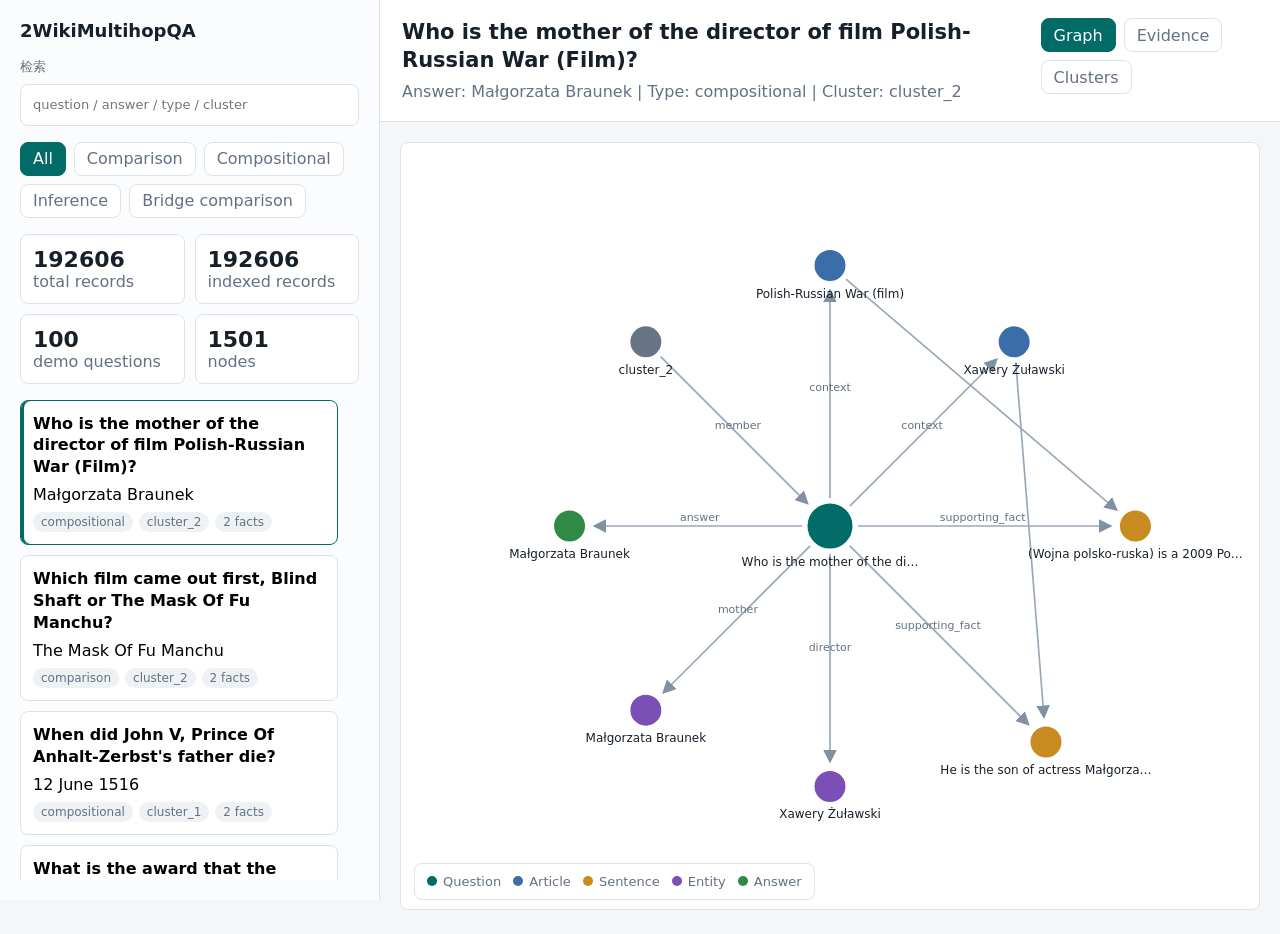
<file: index.html>
<!doctype html>
<html lang="zh-CN">
  <head>
    <meta charset="utf-8" />
    <meta name="viewport" content="width=device-width, initial-scale=1" />
    <title>2WikiMultihopQA ArangoDB Demo</title>
    <link rel="stylesheet" href="./styles.css" />
  </head>
  <body>
    <main class="app-shell">
      <aside class="sidebar" aria-label="Question retrieval">
        <div class="brand">
          <div>
            <h1>2WikiMultihopQA</h1>
          </div>
        </div>

        <label class="search">
          <span>检索</span>
          <input id="searchInput" type="search" placeholder="question / answer / type / cluster" autocomplete="off" />
        </label>

        <div class="filters" aria-label="Filters">
          <button class="chip active" data-filter="all">All</button>
          <button class="chip" data-filter="comparison">Comparison</button>
          <button class="chip" data-filter="compositional">Compositional</button>
          <button class="chip" data-filter="inference">Inference</button>
          <button class="chip" data-filter="bridge_comparison">Bridge comparison</button>
        </div>

        <div class="meta-grid">
          <div>
            <strong id="recordCount">0</strong>
            <span>total records</span>
          </div>
          <div>
            <strong id="indexedCount">0</strong>
            <span>indexed records</span>
          </div>
          <div>
            <strong id="demoCount">0</strong>
            <span>demo questions</span>
          </div>
          <div>
            <strong id="nodeCount">0</strong>
            <span>nodes</span>
          </div>
        </div>

        <section class="result-list" id="resultList" aria-label="Retrieved questions"></section>
      </aside>

      <section class="workspace">
        <header class="toolbar">
          <div>
            <h2 id="questionTitle">选择一个问题查看多跳路径</h2>
            <p id="answerText">检索结果、证据句、实体关系和答案会在这里联动。</p>
          </div>
          <div class="view-switch" role="tablist" aria-label="Views">
            <button class="active" data-view="graph">Graph</button>
            <button data-view="evidence">Evidence</button>
            <button data-view="clusters">Clusters</button>
          </div>
        </header>

        <section class="view active" id="graphView" aria-label="Multi-hop graph">
          <svg id="graphSvg" role="img" aria-label="Reasoning path graph"></svg>
          <div class="legend">
            <span><i class="q"></i>Question</span>
            <span><i class="a"></i>Article</span>
            <span><i class="s"></i>Sentence</span>
            <span><i class="e"></i>Entity</span>
            <span><i class="ans"></i>Answer</span>
          </div>
        </section>

        <section class="view" id="evidenceView" aria-label="Supporting facts">
          <div class="evidence-grid">
            <div>
              <h3>Supporting facts</h3>
              <ol id="supportList"></ol>
            </div>
            <div>
              <h3>Evidence relations</h3>
              <ol id="relationList"></ol>
            </div>
          </div>
        </section>

        <section class="view" id="clustersView" aria-label="Cluster charts">
          <div class="chart-panel">
            <h3>Question type distribution</h3>
            <div id="typeChart" class="bar-chart"></div>
          </div>
          <div class="chart-panel">
            <h3>TF-IDF cluster distribution</h3>
            <div id="clusterChart" class="bar-chart"></div>
          </div>
        </section>
      </section>
    </main>

    <script src="./app.js?v=20260608-directed"></script>
  </body>
</html>
</file>
<file: styles.css>
:root {
  --bg: #f4f6f8;
  --panel: #ffffff;
  --ink: #17202a;
  --muted: #647184;
  --line: #dce3ea;
  --accent: #006b67;
  --accent-2: #9b3d2e;
  --question: #006b67;
  --article: #3b6ea8;
  --sentence: #c78b20;
  --entity: #7b4fb5;
  --answer: #2f8a45;
  --cluster: #697386;
  font-family: Inter, ui-sans-serif, system-ui, -apple-system, BlinkMacSystemFont, "Segoe UI", sans-serif;
}

* {
  box-sizing: border-box;
}

body {
  margin: 0;
  min-height: 100vh;
  background: var(--bg);
  color: var(--ink);
}

button,
input {
  font: inherit;
}

.app-shell {
  display: grid;
  grid-template-columns: minmax(320px, 380px) 1fr;
  min-height: 100vh;
}

.sidebar {
  display: flex;
  flex-direction: column;
  gap: 16px;
  border-right: 1px solid var(--line);
  background: #fbfcfd;
  padding: 20px;
  min-width: 0;
  height: 100vh;
  overflow: hidden;
}

.brand {
  display: flex;
  align-items: center;
  gap: 12px;
}

h1,
h2,
h3,
p {
  margin: 0;
}

h1 {
  font-size: 18px;
  line-height: 1.2;
}

.brand p,
.toolbar p,
.meta-grid span {
  color: var(--muted);
}

.search {
  display: grid;
  gap: 8px;
  font-size: 13px;
  color: var(--muted);
}

.search input {
  width: 100%;
  min-height: 42px;
  border: 1px solid var(--line);
  border-radius: 8px;
  padding: 0 12px;
  color: var(--ink);
  background: white;
  outline: none;
}

.search input:focus {
  border-color: var(--accent);
  box-shadow: 0 0 0 3px rgba(0, 107, 103, 0.12);
}

.filters,
.view-switch {
  display: flex;
  gap: 8px;
  flex-wrap: wrap;
}

.chip,
.view-switch button {
  min-height: 34px;
  border: 1px solid var(--line);
  border-radius: 8px;
  padding: 0 12px;
  background: white;
  color: var(--muted);
  cursor: pointer;
}

.chip.active,
.view-switch button.active {
  border-color: var(--accent);
  background: var(--accent);
  color: white;
}

.meta-grid {
  display: grid;
  grid-template-columns: 1fr 1fr;
  gap: 10px;
}

.meta-grid div {
  border: 1px solid var(--line);
  border-radius: 8px;
  background: white;
  padding: 12px;
}

.meta-grid strong {
  display: block;
  font-size: 22px;
}

.result-list {
  flex: 1;
  min-height: 220px;
  display: grid;
  align-content: start;
  gap: 10px;
  overflow-y: auto;
  overscroll-behavior: contain;
  padding-right: 6px;
  scrollbar-gutter: stable;
}

.result-item {
  display: grid;
  gap: 8px;
  width: 100%;
  border: 1px solid var(--line);
  border-radius: 8px;
  background: white;
  padding: 12px;
  text-align: left;
  cursor: pointer;
}

.result-item.active {
  border-color: var(--accent);
  box-shadow: inset 3px 0 0 var(--accent);
}

.result-item strong {
  line-height: 1.35;
}

.tag-row {
  display: flex;
  flex-wrap: wrap;
  gap: 6px;
}

.tag {
  border-radius: 999px;
  background: #eef2f5;
  color: var(--muted);
  padding: 3px 8px;
  font-size: 12px;
}

.workspace {
  display: grid;
  grid-template-rows: auto 1fr;
  min-width: 0;
}

.toolbar {
  display: flex;
  align-items: flex-start;
  justify-content: space-between;
  gap: 16px;
  border-bottom: 1px solid var(--line);
  background: var(--panel);
  padding: 18px 22px;
}

.toolbar h2 {
  font-size: 21px;
  line-height: 1.35;
  max-width: 900px;
}

.toolbar p {
  margin-top: 5px;
  line-height: 1.45;
}

.view {
  display: none;
  min-height: 0;
  padding: 20px;
}

.view.active {
  display: block;
}

#graphView {
  position: relative;
}

#graphSvg {
  width: 100%;
  height: calc(100vh - 132px);
  min-height: 520px;
  border: 1px solid var(--line);
  border-radius: 8px;
  background: white;
}

.legend {
  position: absolute;
  left: 34px;
  bottom: 34px;
  display: flex;
  flex-wrap: wrap;
  gap: 12px;
  border: 1px solid var(--line);
  border-radius: 8px;
  background: rgba(255, 255, 255, 0.95);
  padding: 10px 12px;
  color: var(--muted);
  font-size: 13px;
}

.legend span {
  display: inline-flex;
  align-items: center;
  gap: 6px;
}

.legend i {
  width: 10px;
  height: 10px;
  border-radius: 50%;
}

.q {
  background: var(--question);
}

.a {
  background: var(--article);
}

.s {
  background: var(--sentence);
}

.e {
  background: var(--entity);
}

.ans {
  background: var(--answer);
}

.evidence-grid {
  display: grid;
  grid-template-columns: 1fr 1fr;
  gap: 16px;
}

.evidence-grid > div,
.chart-panel {
  border: 1px solid var(--line);
  border-radius: 8px;
  background: white;
  padding: 16px;
}

.evidence-grid h3,
.chart-panel h3 {
  margin-bottom: 12px;
  font-size: 17px;
}

ol {
  margin: 0;
  padding-left: 22px;
}

li {
  margin-bottom: 10px;
  line-height: 1.5;
}

.bar-chart {
  display: grid;
  gap: 10px;
}

.bar {
  display: grid;
  grid-template-columns: minmax(110px, 170px) 1fr 46px;
  align-items: center;
  gap: 10px;
}

.bar-track {
  height: 12px;
  border-radius: 999px;
  background: #edf1f4;
  overflow: hidden;
}

.bar-fill {
  height: 100%;
  border-radius: inherit;
  background: var(--accent-2);
}

.node-label {
  font-size: 12px;
  pointer-events: none;
  fill: #17202a;
}

.edge-label {
  font-size: 11px;
  fill: #647184;
}

@media (max-width: 860px) {
  .app-shell {
    grid-template-columns: 1fr;
  }

  .sidebar {
    border-right: 0;
    border-bottom: 1px solid var(--line);
    height: auto;
    max-height: 52vh;
    overflow: hidden;
  }

  .toolbar,
  .evidence-grid {
    display: grid;
    grid-template-columns: 1fr;
  }

  #graphSvg {
    height: 560px;
  }
}
</file>
